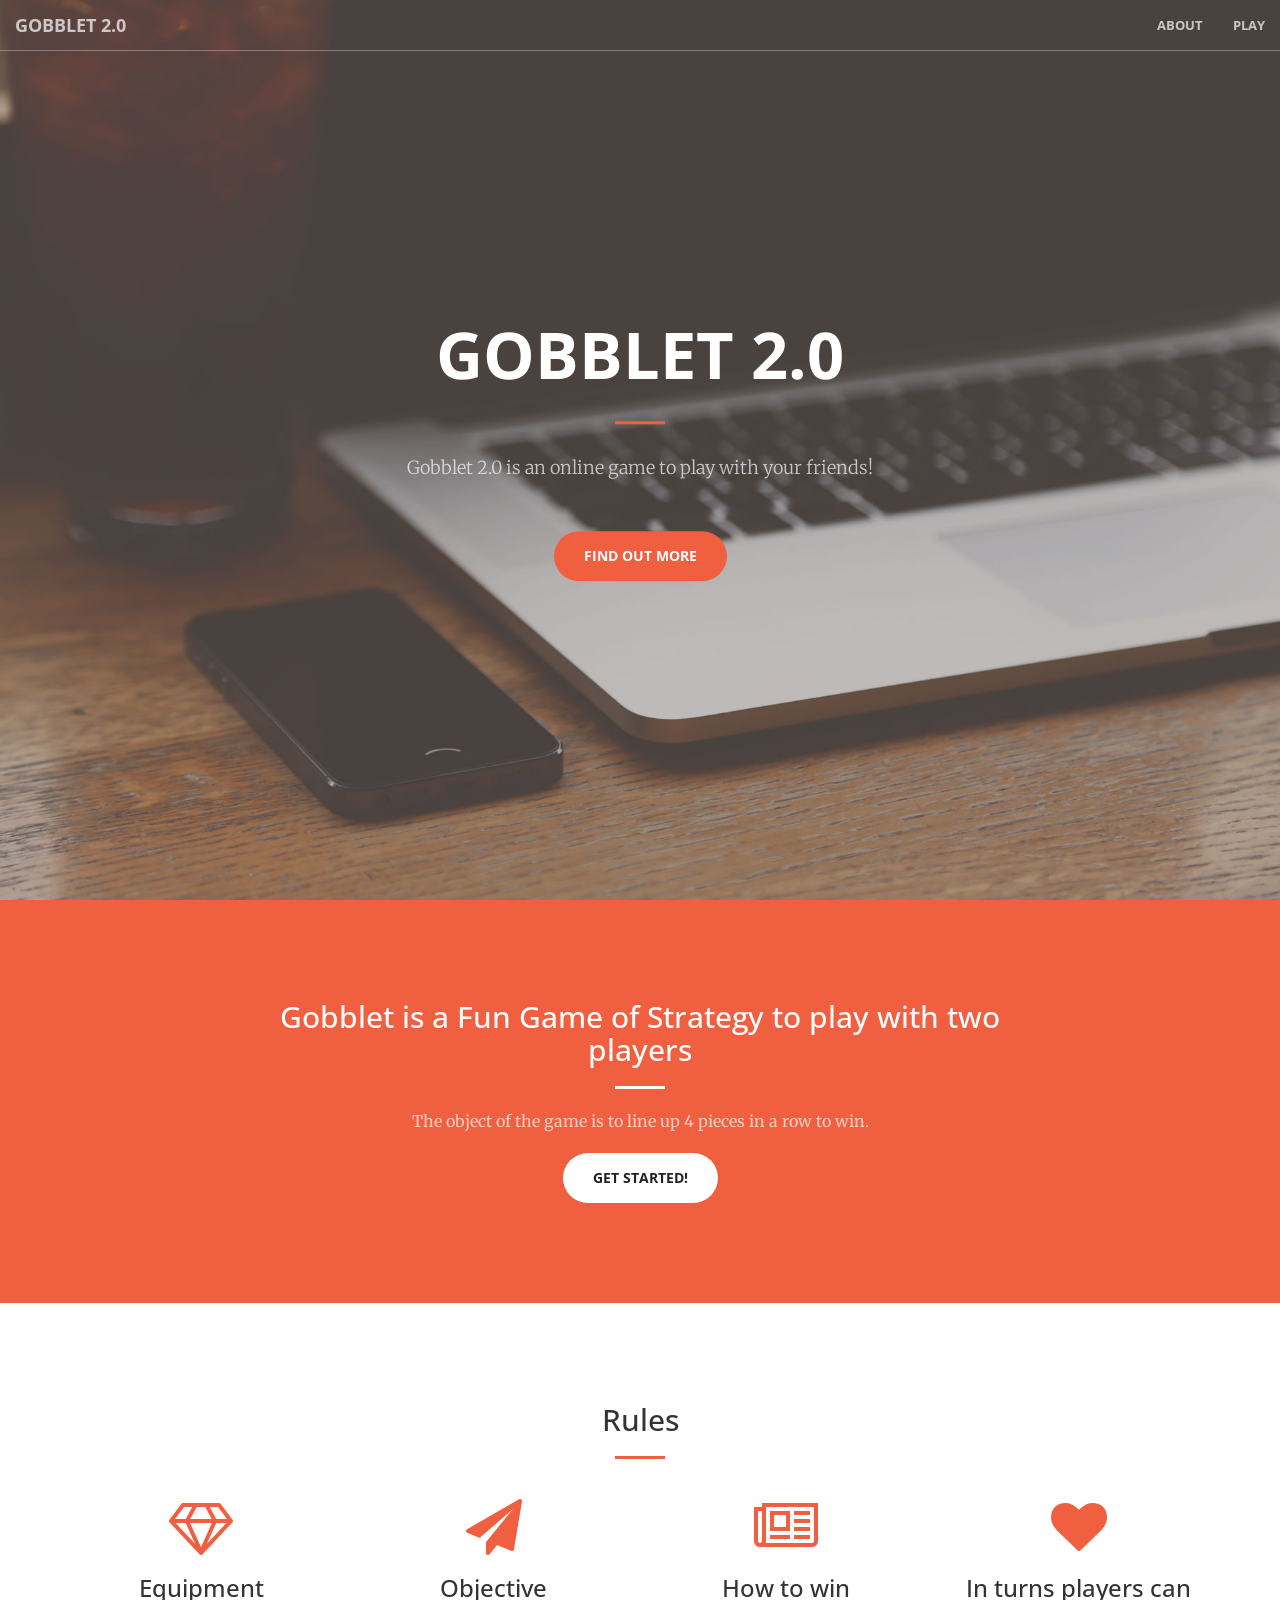
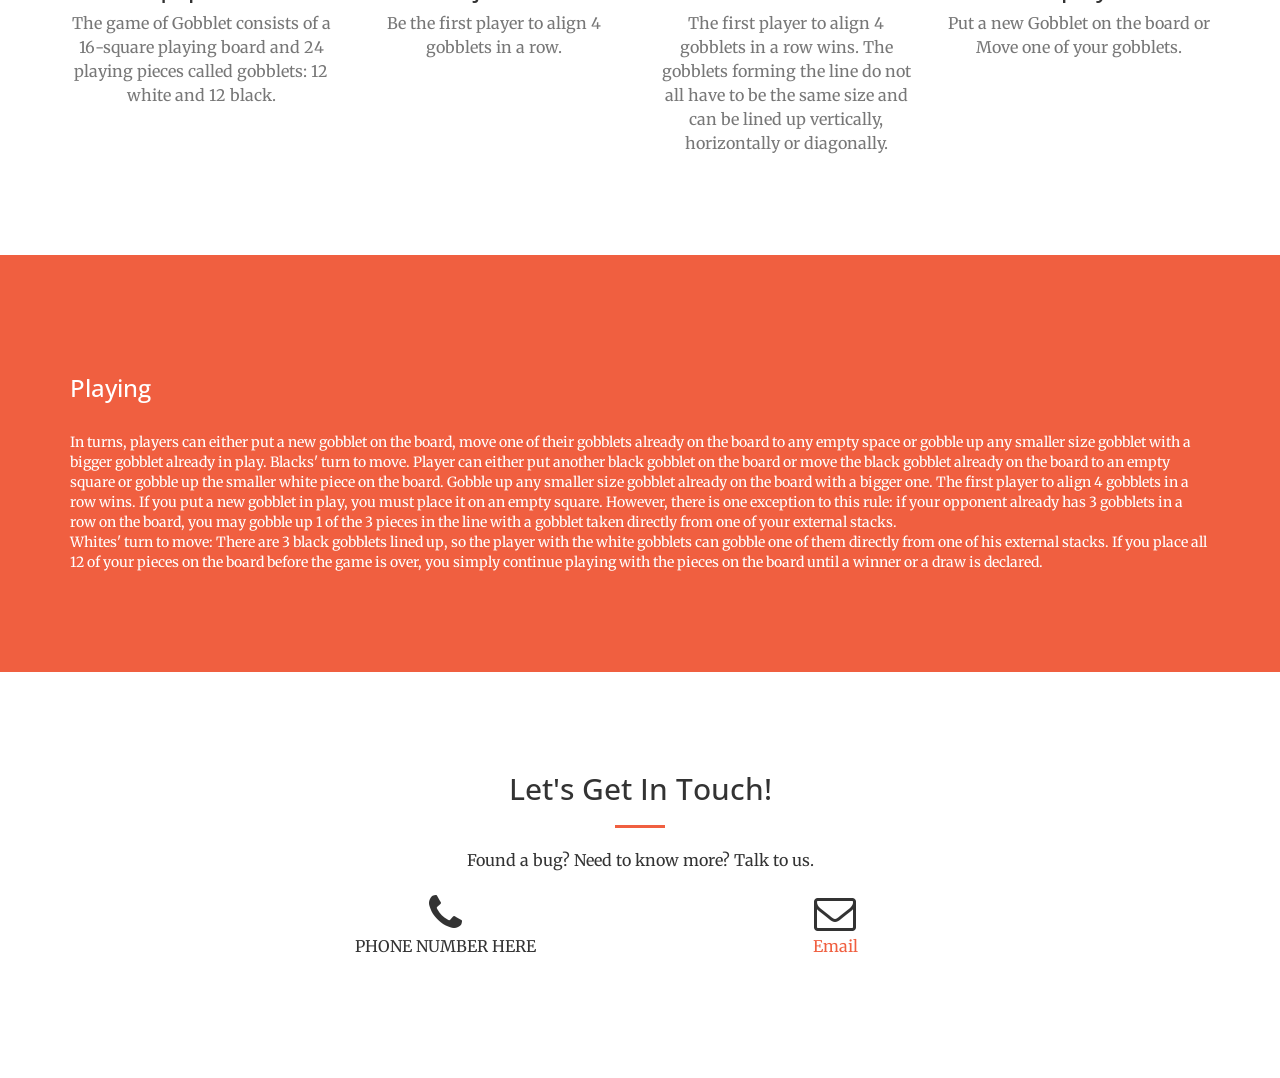
<file: index.html>
<!DOCTYPE html>
<html lang="en">

<head>

    <meta charset="utf-8">
    <meta http-equiv="X-UA-Compatible" content="IE=edge">
    <meta name="viewport" content="width=device-width, initial-scale=1">
    <meta name="description" content="">
    <meta name="author" content="">

    <title>Gobblet 2.0 | Home</title>

    <link rel="icon" href="favicon.ico" type="image/ico" />

    <!-- Bootstrap Core CSS -->
    <link rel="stylesheet" href="css/bootstrap.min.css" type="text/css">

    <!-- Custom Fonts -->
    <link href='http://fonts.googleapis.com/css?family=Open+Sans:300italic,400italic,600italic,700italic,800italic,400,300,600,700,800' rel='stylesheet' type='text/css'>
    <link href='http://fonts.googleapis.com/css?family=Merriweather:400,300,300italic,400italic,700,700italic,900,900italic' rel='stylesheet' type='text/css'>
    <link rel="stylesheet" href="font-awesome/css/font-awesome.min.css" type="text/css">

    <!-- Plugin CSS -->
    <link rel="stylesheet" href="css/animate.min.css" type="text/css">

    <!-- Custom CSS -->
    <link rel="stylesheet" href="css/creative.css" type="text/css">
</head>

<body id="page-top">

    <nav id="mainNav" class="navbar navbar-default navbar-fixed-top">
        <div class="container-fluid">
            <!-- Brand and toggle get grouped for better mobile display -->
            <div class="navbar-header">
                <button type="button" class="navbar-toggle collapsed" data-toggle="collapse" data-target="#bs-example-navbar-collapse-1">
                    <span class="sr-only">Toggle navigation</span>
                    <span class="icon-bar"></span>
                    <span class="icon-bar"></span>
                    <span class="icon-bar"></span>
                </button>
                <a class="navbar-brand page-scroll" href="#page-top">Gobblet 2.0</a>
            </div>

            <!-- Collect the nav links, forms, and other content for toggling -->
            <div class="collapse navbar-collapse" id="bs-example-navbar-collapse-1">
                <ul class="nav navbar-nav navbar-right">
                    <li>
                        <a class="page-scroll" href="index.html">About</a>
                    </li>
                    <li>
                        <a class="page-scroll" href="play.html">Play</a>
                    </li>
                </ul>
            </div>
            <!-- /.navbar-collapse -->
        </div>
        <!-- /.container-fluid -->
    </nav>

    <header>
        <div class="header-content">
            <div class="header-content-inner">
                <h1>Gobblet 2.0</h1>
                <hr>
                <p>Gobblet 2.0 is an online game to play with your friends!</p>
                <a href="#about" class="btn btn-primary btn-xl page-scroll">Find Out More</a>
            </div>
        </div>
    </header>

    <section class="bg-primary" id="about">
        <div class="container">
            <div class="row">
                <div class="col-lg-8 col-lg-offset-2 text-center">
                    <h2 class="section-heading">Gobblet is a Fun Game of Strategy to play with two players</h2>
                    <hr class="light">
                    <p class="text-faded">The object of the game is to line up 4 pieces in a row to win. </p>
                    <a href="#services" class="btn btn-default btn-xl page-scroll">Get Started!</a>

                </div>
            </div>
        </div>
    </section>

    <section id="services">
        <div class="container">
            <div class="row">
                <div class="col-lg-12 text-center">
                    <h2 class="section-heading">Rules</h2>
                    <hr class="primary">
                </div>
            </div>
        </div>
        <div class="container">
            <div class="row">
                <div class="col-lg-3 col-md-6 text-center">
                    <div class="service-box">
                        <i class="fa fa-4x fa-diamond wow bounceIn text-primary"></i>
                        <h3>Equipment</h3>
                        <p class="text-muted">The game of Gobblet consists of a 16-square playing board and 24 playing pieces called gobblets: 12 white and 12 black.</p>
                    </div>
                </div>
                <div class="col-lg-3 col-md-6 text-center">
                    <div class="service-box">
                        <i class="fa fa-4x fa-paper-plane wow bounceIn text-primary" data-wow-delay=".1s"></i>
                        <h3>Objective</h3>
                        <p class="text-muted">Be the first player to align 4 gobblets in a row.</p>
                    </div>
                </div>
                <div class="col-lg-3 col-md-6 text-center">
                    <div class="service-box">
                        <i class="fa fa-4x fa-newspaper-o wow bounceIn text-primary" data-wow-delay=".2s"></i>
                        <h3>How to win</h3>
                        <p class="text-muted">The first player to align 4 gobblets in a row wins. The gobblets forming the line do not all have to be the same size and can be lined up vertically, horizontally or diagonally.</p>
                    </div>
                </div>
                <div class="col-lg-3 col-md-6 text-center">
                    <div class="service-box">
                        <i class="fa fa-4x fa-heart wow bounceIn text-primary" data-wow-delay=".3s"></i>
                        <h3>In turns players can</h3>
                        <p class="text-muted">Put a new Gobblet on the board or Move one of your gobblets.</p>
                    </div>
                </div>
            </div>
        </div>
    </section>

    <section class="bg-primary" id="portfolio">
        <div class="container">
            <div class="moreInfo">
              <h3>Playing</h3>
              <br>
              In turns, players can either put a new gobblet on the board, move one of their gobblets already on the board to any empty space or gobble up any smaller size gobblet with a bigger gobblet already in play. Blacks' turn to move. Player can either
              put another black gobblet on the board or move the black gobblet already on the board to an empty square or gobble up the smaller white piece on the board.
              Gobble up any smaller size gobblet already on the board with a bigger one.
              The first player to align 4 gobblets in a row wins. If you put a new gobblet in play, you must place it on an empty square. However, there is one exception to this rule: if your opponent already has 3 gobblets in a row on the board, you may gobble up 1 of the 3 pieces in the line with a gobblet taken directly from one of your external stacks.
              <br>
              Whites' turn to move: There are 3 black gobblets lined up, so the player with the white gobblets can gobble one of them directly from one of his external stacks.
              If you place all 12 of your pieces on the board before the game is over, you simply continue playing with the pieces on the board until a winner or a draw is declared.
            </div>
        </div>
    </section>

    <section id="contact">
        <div class="container">
            <div class="row">
                <div class="col-lg-8 col-lg-offset-2 text-center">
                    <h2 class="section-heading">Let's Get In Touch!</h2>
                    <hr class="primary">
                    <p>Found a bug? Need to know more? Talk to us.</p>
                </div>
                <div class="col-lg-4 col-lg-offset-2 text-center">
                    <i class="fa fa-phone fa-3x wow bounceIn"></i>
                    <p>PHONE NUMBER HERE</p>
                </div>
                <div class="col-lg-4 text-center">
                    <i class="fa fa-envelope-o fa-3x wow bounceIn" data-wow-delay=".1s"></i>
                    <p><a href="mailto:benp51@outlook.com">Email</a></p>
                </div>
            </div>
        </div>
    </section>

    <!-- jQuery -->
    <script src="js/jquery.js"></script>

    <!-- Bootstrap Core JavaScript -->
    <script src="js/bootstrap.min.js"></script>

    <!-- Plugin JavaScript -->
    <script src="js/jquery.easing.min.js"></script>
    <script src="js/jquery.fittext.js"></script>
    <script src="js/wow.min.js"></script>

    <!-- Custom Theme JavaScript -->
    <script src="js/creative.js"></script>

</body>

</html>
</file>
<file: css/creative.css>
/*!
 * Start Bootstrap - Creative Bootstrap Theme (http://startbootstrap.com)
 * Code licensed under the Apache License v2.0.
 * For details, see http://www.apache.org/licenses/LICENSE-2.0.
 */

html,
body {
    width: 100%;
    height: 100%;
}

body {
    font-family: Merriweather,'Helvetica Neue',Arial,sans-serif;
}

canvas{
  display:inline-block;
}

.jsCanvas {
  background-color: white;
  margin-left: 15%;
  margin-top: 5%;
}

.scoreboardCanvas {
  background-color: white;
  margin-left: 10%;
  margin-bottom: 10%;
}

.playPage{
  background-color: #f05f40;
}

hr {
    max-width: 50px;
    border-color: #f05f40;
    border-width: 3px;
}

hr.light {
    border-color: #fff;
}

a {
    color: #f05f40;
    -webkit-transition: all .35s;
    -moz-transition: all .35s;
    transition: all .35s;
}

a:hover,
a:focus {
    color: #eb3812;
}

h1,
h2,
h3,
h4,
h5,
h6 {
    font-family: 'Open Sans','Helvetica Neue',Arial,sans-serif;
}

p {
    margin-bottom: 20px;
    font-size: 16px;
    line-height: 1.5;
}

.bg-primary {
    background-color: #f05f40;
}

.bg-dark {
    color: #fff;
    background-color: #222;
}

.text-faded {
    color: rgba(255,255,255,.7);
}

section {
    padding: 100px 0;
}

aside {
    padding: 50px 0;
}

.moreInfo{
  background-color: #f05f40;
}
.no-padding {
    padding: 0;
}

.navbar-default {
    border-color: rgba(34,34,34,.05);
    font-family: 'Open Sans','Helvetica Neue',Arial,sans-serif;
    background-color: #fff;
    -webkit-transition: all .35s;
    -moz-transition: all .35s;
    transition: all .35s;
}

.navbar-default .navbar-header .navbar-brand {
    text-transform: uppercase;
    font-family: 'Open Sans','Helvetica Neue',Arial,sans-serif;
    font-weight: 700;
    color: #f05f40;
}

.navbar-default .navbar-header .navbar-brand:hover,
.navbar-default .navbar-header .navbar-brand:focus {
    color: #eb3812;
}

.navbar-default .nav > li>a,
.navbar-default .nav>li>a:focus {
    text-transform: uppercase;
    font-size: 13px;
    font-weight: 700;
    color: #222;
}

.navbar-default .nav > li>a:hover,
.navbar-default .nav>li>a:focus:hover {
    color: #f05f40;
}

.navbar-default .nav > li.active>a,
.navbar-default .nav>li.active>a:focus {
    color: #f05f40!important;
    background-color: transparent;
}

.navbar-default .nav > li.active>a:hover,
.navbar-default .nav>li.active>a:focus:hover {
    background-color: transparent;
}

@media(min-width:768px) {
    .navbar-default {
        border-color: rgba(255,255,255,.3);
        background-color: transparent;
    }

    .navbar-default .navbar-header .navbar-brand {
        color: rgba(255,255,255,.7);
    }

    .navbar-default .navbar-header .navbar-brand:hover,
    .navbar-default .navbar-header .navbar-brand:focus {
        color: #fff;
    }

    .navbar-default .nav > li>a,
    .navbar-default .nav>li>a:focus {
        color: rgba(255,255,255,.7);
    }

    .navbar-default .nav > li>a:hover,
    .navbar-default .nav>li>a:focus:hover {
        color: #fff;
    }

    .navbar-default.affix {
        border-color: rgba(34,34,34,.05);
        background-color: #fff;
    }

    .navbar-default.affix .navbar-header .navbar-brand {
        font-size: 14px;
        color: #f05f40;
    }

    .navbar-default.affix .navbar-header .navbar-brand:hover,
    .navbar-default.affix .navbar-header .navbar-brand:focus {
        color: #eb3812;
    }

    .navbar-default.affix .nav > li>a,
    .navbar-default.affix .nav>li>a:focus {
        color: #222;
    }

    .navbar-default.affix .nav > li>a:hover,
    .navbar-default.affix .nav>li>a:focus:hover {
        color: #f05f40;
    }
}

header {
    position: relative;
    width: 100%;
    min-height: auto;
    text-align: center;
    color: #fff;
    background-image: url(../img/header.jpg);
    background-position: center;
    -webkit-background-size: cover;
    -moz-background-size: cover;
    background-size: cover;
    -o-background-size: cover;
}

header .header-content {
    position: relative;
    width: 100%;
    padding: 100px 15px;
    text-align: center;
}

header .header-content .header-content-inner h1 {
    margin-top: 0;
    margin-bottom: 0;
    text-transform: uppercase;
    font-weight: 700;
}

header .header-content .header-content-inner hr {
    margin: 30px auto;
}

header .header-content .header-content-inner p {
    margin-bottom: 50px;
    font-size: 16px;
    font-weight: 300;
    color: rgba(255,255,255,.7);
}

@media(min-width:768px) {
    header {
        min-height: 100%;
    }

    header .header-content {
        position: absolute;
        top: 50%;
        padding: 0 50px;
        -webkit-transform: translateY(-50%);
        -ms-transform: translateY(-50%);
        transform: translateY(-50%);
    }

    header .header-content .header-content-inner {
        margin-right: auto;
        margin-left: auto;
        max-width: 1000px;
    }

    header .header-content .header-content-inner p {
        margin-right: auto;
        margin-left: auto;
        max-width: 80%;
        font-size: 18px;
    }
}

.section-heading {
    margin-top: 0;
}

.service-box {
    margin: 50px auto 0;
    max-width: 400px;
}

@media(min-width:992px) {
    .service-box {
        margin: 20px auto 0;
    }
}

.service-box p {
    margin-bottom: 0;
}

.portfolio-box {
    display: block;
    position: relative;
    margin: 0 auto;
    max-width: 650px;
}

.portfolio-box .portfolio-box-caption {
    display: block;
    position: absolute;
    bottom: 0;
    width: 100%;
    height: 100%;
    text-align: center;
    color: #fff;
    opacity: 0;
    background: rgba(240,95,64,.9);
    -webkit-transition: all .35s;
    -moz-transition: all .35s;
    transition: all .35s;
}

.portfolio-box .portfolio-box-caption .portfolio-box-caption-content {
    position: absolute;
    top: 50%;
    width: 100%;
    text-align: center;
    transform: translateY(-50%);
}

.portfolio-box .portfolio-box-caption .portfolio-box-caption-content .project-category,
.portfolio-box .portfolio-box-caption .portfolio-box-caption-content .project-name {
    padding: 0 15px;
    font-family: 'Open Sans','Helvetica Neue',Arial,sans-serif;
}

.portfolio-box .portfolio-box-caption .portfolio-box-caption-content .project-category {
    text-transform: uppercase;
    font-size: 14px;
    font-weight: 600;
}

.portfolio-box .portfolio-box-caption .portfolio-box-caption-content .project-name {
    font-size: 18px;
}

.portfolio-box:hover .portfolio-box-caption {
    opacity: 1;
}

@media(min-width:768px) {
    .portfolio-box .portfolio-box-caption .portfolio-box-caption-content .project-category {
        font-size: 16px;
    }

    .portfolio-box .portfolio-box-caption .portfolio-box-caption-content .project-name {
        font-size: 22px;
    }
}

.call-to-action h2 {
    margin: 0 auto 20px;
}

.text-primary {
    color: #f05f40;
}

.no-gutter > [class*=col-] {
    padding-right: 0;
    padding-left: 0;
}

.btn-default {
    border-color: #fff;
    color: #222;
    background-color: #fff;
    -webkit-transition: all .35s;
    -moz-transition: all .35s;
    transition: all .35s;
}

.btn-default:hover,
.btn-default:focus,
.btn-default.focus,
.btn-default:active,
.btn-default.active,
.open > .dropdown-toggle.btn-default {
    border-color: #ededed;
    color: #222;
    background-color: #f2f2f2;
}

.btn-default:active,
.btn-default.active,
.open > .dropdown-toggle.btn-default {
    background-image: none;
}

.btn-default.disabled,
.btn-default[disabled],
fieldset[disabled] .btn-default,
.btn-default.disabled:hover,
.btn-default[disabled]:hover,
fieldset[disabled] .btn-default:hover,
.btn-default.disabled:focus,
.btn-default[disabled]:focus,
fieldset[disabled] .btn-default:focus,
.btn-default.disabled.focus,
.btn-default[disabled].focus,
fieldset[disabled] .btn-default.focus,
.btn-default.disabled:active,
.btn-default[disabled]:active,
fieldset[disabled] .btn-default:active,
.btn-default.disabled.active,
.btn-default[disabled].active,
fieldset[disabled] .btn-default.active {
    border-color: #fff;
    background-color: #fff;
}

.btn-default .badge {
    color: #fff;
    background-color: #222;
}

.btn-primary {
    border-color: #f05f40;
    color: #fff;
    background-color: #f05f40;
    -webkit-transition: all .35s;
    -moz-transition: all .35s;
    transition: all .35s;
}

.btn-primary:hover,
.btn-primary:focus,
.btn-primary.focus,
.btn-primary:active,
.btn-primary.active,
.open > .dropdown-toggle.btn-primary {
    border-color: #ed431f;
    color: #fff;
    background-color: #ee4b28;
}

.btn-primary:active,
.btn-primary.active,
.open > .dropdown-toggle.btn-primary {
    background-image: none;
}

.btn-primary.disabled,
.btn-primary[disabled],
fieldset[disabled] .btn-primary,
.btn-primary.disabled:hover,
.btn-primary[disabled]:hover,
fieldset[disabled] .btn-primary:hover,
.btn-primary.disabled:focus,
.btn-primary[disabled]:focus,
fieldset[disabled] .btn-primary:focus,
.btn-primary.disabled.focus,
.btn-primary[disabled].focus,
fieldset[disabled] .btn-primary.focus,
.btn-primary.disabled:active,
.btn-primary[disabled]:active,
fieldset[disabled] .btn-primary:active,
.btn-primary.disabled.active,
.btn-primary[disabled].active,
fieldset[disabled] .btn-primary.active {
    border-color: #f05f40;
    background-color: #f05f40;
}

.btn-primary .badge {
    color: #f05f40;
    background-color: #fff;
}

.btn {
    border: 0;
    border-radius: 300px;
    text-transform: uppercase;
    font-family: 'Open Sans','Helvetica Neue',Arial,sans-serif;
    font-weight: 700;
}

.btn-xl {
    padding: 15px 30px;
}

::-moz-selection {
    text-shadow: none;
    color: #fff;
    background: #222;
}

::selection {
    text-shadow: none;
    color: #fff;
    background: #222;
}

img::selection {
    color: #fff;
    background: 0 0;
}

img::-moz-selection {
    color: #fff;
    background: 0 0;
}

body {
    webkit-tap-highlight-color: #222;
}
</file>
